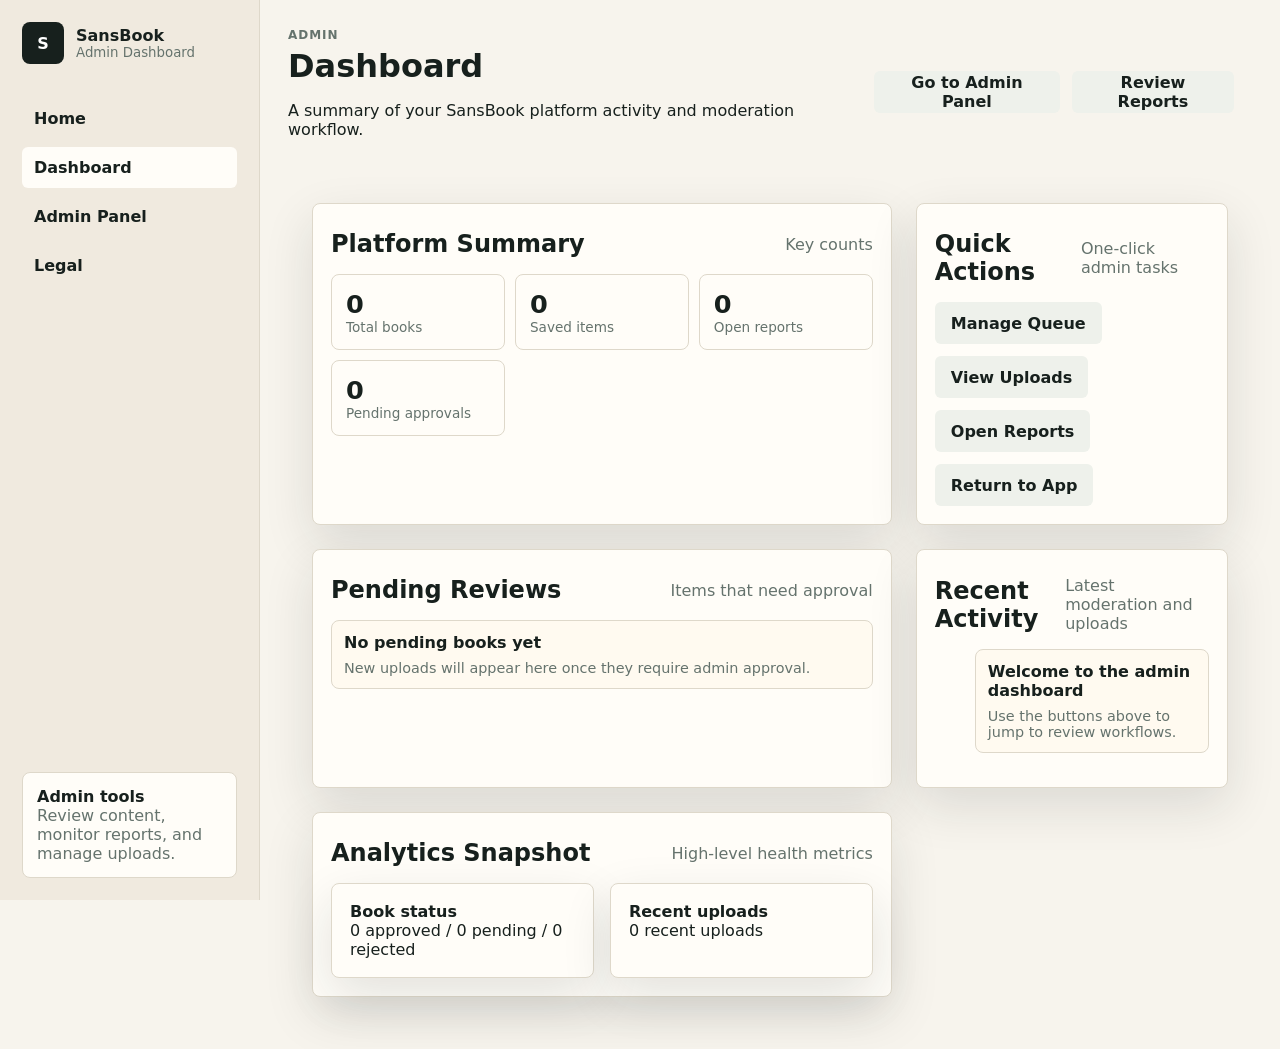
<file: sansbook/dashboard.html>
<!doctype html>
<html lang="en">
  <head>
    <meta charset="UTF-8" />
    <meta name="viewport" content="width=device-width, initial-scale=1.0" />
    <title>SansBook Admin Dashboard</title>
    <link rel="stylesheet" href="styles.css" />
  </head>
  <body>
    <div class="app-shell">
      <aside class="sidebar">
        <a class="brand" href="index.html" aria-label="SansBook home">
          <span class="brand-mark">S</span>
          <span>
            <strong>SansBook</strong>
            <small>Admin Dashboard</small>
          </span>
        </a>
        <nav class="nav">
          <a class="nav-link" href="index.html">Home</a>
          <a class="nav-link active" href="#">Dashboard</a>
          <a class="nav-link" href="index.html#admin">Admin Panel</a>
          <a class="nav-link" href="index.html#legal">Legal</a>
        </nav>
        <div class="sidebar-note">
          <strong>Admin tools</strong>
          <span>Review content, monitor reports, and manage uploads.</span>
        </div>
      </aside>
      <main class="main">
        <header class="topbar">
          <div>
            <p class="eyebrow">Admin</p>
            <h1>Dashboard</h1>
            <p class="page-description">A summary of your SansBook platform activity and moderation workflow.</p>
          </div>
          <div class="topbar-tools" style="gap: 0.75rem; display: flex; align-items: center;">
            <button class="secondary" type="button" onclick="location.href='index.html#admin'">Go to Admin Panel</button>
            <button class="secondary" type="button" onclick="location.href='index.html#legal'">Review Reports</button>
          </div>
        </header>
        <section class="admin-layout" style="padding: 1.5rem; gap: 1.5rem;">
          <div class="admin-panel">
            <div class="section-heading">
              <h2>Platform Summary</h2>
              <span>Key counts</span>
            </div>
            <div class="stats-grid dashboard-summary">
              <div>
                <strong id="totalBooksStat">0</strong>
                <span>Total books</span>
              </div>
              <div>
                <strong id="savedItemsStat">0</strong>
                <span>Saved items</span>
              </div>
              <div>
                <strong id="openReportsStat">0</strong>
                <span>Open reports</span>
              </div>
              <div>
                <strong id="pendingApprovalsStat">0</strong>
                <span>Pending approvals</span>
              </div>
            </div>
          </div>
          <div class="admin-panel">
            <div class="section-heading">
              <h2>Quick Actions</h2>
              <span>One-click admin tasks</span>
            </div>
            <div class="button-row" style="flex-wrap: wrap; gap: 0.75rem;">
              <button class="secondary" type="button" onclick="location.href='index.html#admin'">Manage Queue</button>
              <button class="secondary" type="button" onclick="location.href='index.html#author'">View Uploads</button>
              <button class="secondary" type="button" onclick="location.href='index.html#legal'">Open Reports</button>
              <button class="secondary" type="button" onclick="location.href='index.html'">Return to App</button>
            </div>
          </div>
          <div class="admin-panel">
            <div class="section-heading">
              <h2>Pending Reviews</h2>
              <span>Items that need approval</span>
            </div>
            <div id="pendingReviewList" class="stack-list"></div>
          </div>
          <div class="admin-panel">
            <div class="section-heading">
              <h2>Recent Activity</h2>
              <span>Latest moderation and uploads</span>
            </div>
            <ul id="recentActivityList" class="stack-list"></ul>
          </div>
          <div class="admin-panel">
            <div class="section-heading">
              <h2>Analytics Snapshot</h2>
              <span>High-level health metrics</span>
            </div>
            <div class="grid-chart" style="display: grid; gap: 1rem; grid-template-columns: repeat(auto-fit, minmax(220px, 1fr));">
              <div class="admin-panel">
                <strong>Book status</strong>
                <div class="chart-placeholder" id="bookStatusSummary">Approved / Pending / Rejected</div>
              </div>
              <div class="admin-panel">
                <strong>Recent uploads</strong>
                <div class="chart-placeholder" id="recentUploadsSummary">Upload history</div>
              </div>
            </div>
          </div>
        </section>
      </main>
    </div>

    <script>
      function safeParse(value, fallback) {
        try {
          return value ? JSON.parse(value) : fallback;
        } catch (error) {
          return fallback;
        }
      }

      function getCurrentUser() {
        return safeParse(localStorage.getItem('sansbook.localUser'), null);
      }

      function getLibraryIds() {
        const user = getCurrentUser();
        const userId = user?.id || 'guest';
        const value = localStorage.getItem(`sansbook.${userId}.library`);
        return safeParse(value, []);
      }

      function getBooks() {
        return safeParse(localStorage.getItem('sansbook.books'), []);
      }

      function getReports() {
        return safeParse(localStorage.getItem('sansbook.reports'), []);
      }

      function renderDashboard() {
        const books = getBooks();
        const reports = getReports();
        const libraryIds = getLibraryIds();
        const pendingBooks = books.filter((book) => book.status === 'pending');
        const approvedBooks = books.filter((book) => book.status === 'approved');
        const rejectedBooks = books.filter((book) => book.status === 'rejected');

        document.getElementById('totalBooksStat').textContent = books.length;
        document.getElementById('savedItemsStat').textContent = libraryIds.length;
        document.getElementById('openReportsStat').textContent = reports.length;
        document.getElementById('pendingApprovalsStat').textContent = pendingBooks.length;

        const pendingContainer = document.getElementById('pendingReviewList');
        if (!pendingBooks.length) {
          pendingContainer.innerHTML = '<div class="list-item"><strong>No pending books yet</strong><span>New uploads will appear here once they require admin approval.</span></div>';
        } else {
          pendingContainer.innerHTML = pendingBooks.slice(0, 6).map((book) => `
            <div class="list-item">
              <strong>${book.title || 'Untitled book'}</strong>
              <span>${book.author || 'Unknown author'} · ${book.category || 'General'}</span>
            </div>
          `).join('');
        }

        const recent = books.slice(0, 4);
        const activityList = document.getElementById('recentActivityList');
        activityList.innerHTML = recent.length
          ? recent.map((book) => `
              <li class="list-item">
                <strong>${book.title || 'Untitled book'}</strong>
                <span>${book.status || 'pending'} · ${book.author || 'Unknown author'}</span>
              </li>
            `).join('')
          : '<li class="list-item"><strong>Welcome to the admin dashboard</strong><span>Use the buttons above to jump to review workflows.</span></li>';

        document.getElementById('bookStatusSummary').textContent = `${approvedBooks.length} approved / ${pendingBooks.length} pending / ${rejectedBooks.length} rejected`;
        document.getElementById('recentUploadsSummary').textContent = `${recent.length} recent uploads`;
      }

      renderDashboard();
    </script>
  </body>
</html>
</file>
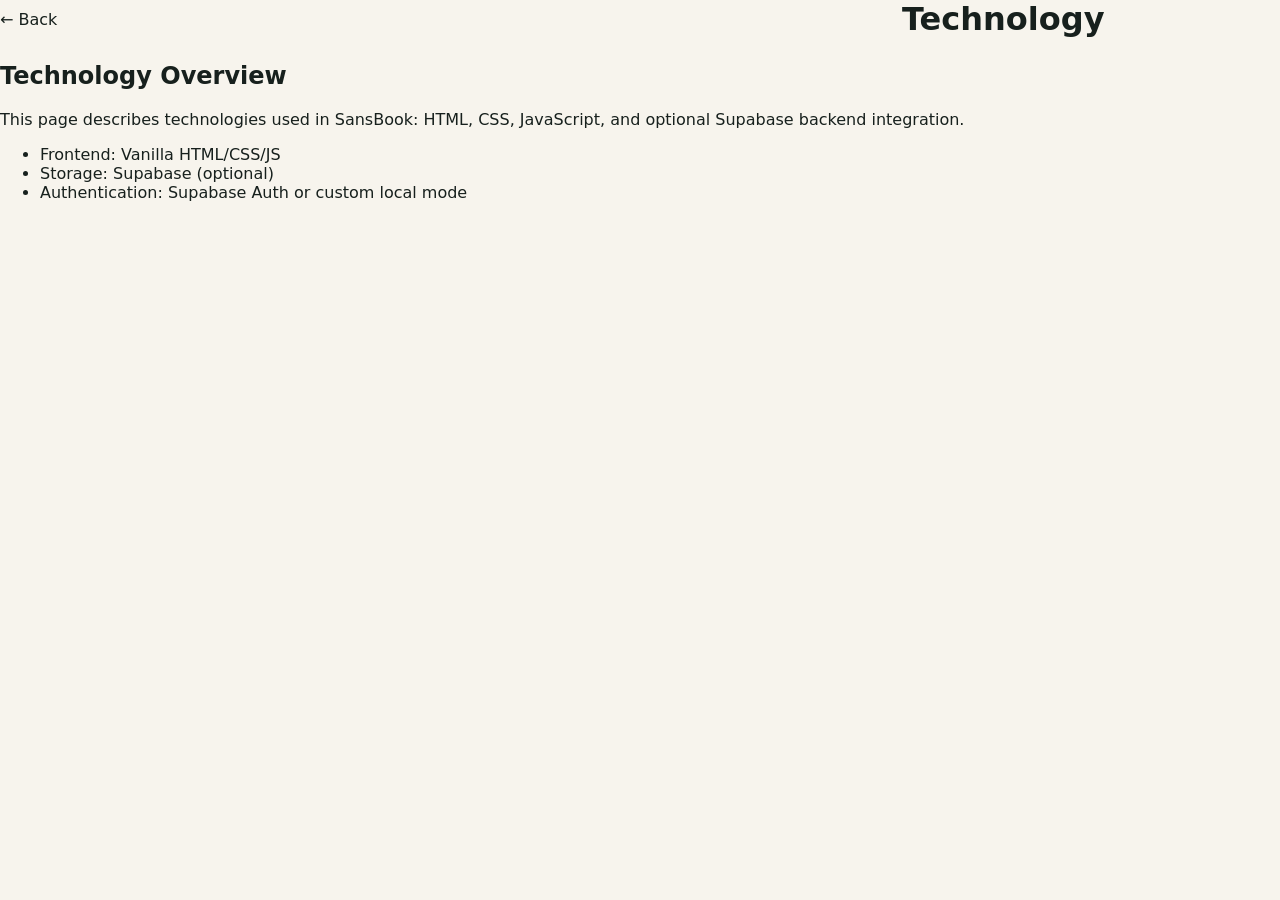
<file: sansbook/technology.html>
<!doctype html>
<html lang="en">
  <head>
    <meta charset="UTF-8" />
    <meta name="viewport" content="width=device-width, initial-scale=1.0" />
    <title>Technology - SansBook</title>
    <link rel="stylesheet" href="styles.css" />
  </head>
  <body>
    <header class="topbar">
      <a href="index.html" class="brand">← Back</a>
      <h1>Technology</h1>
    </header>
    <main class="main-content">
      <section>
        <h2>Technology Overview</h2>
        <p>This page describes technologies used in SansBook: HTML, CSS, JavaScript, and optional Supabase backend integration.</p>
        <ul>
          <li>Frontend: Vanilla HTML/CSS/JS</li>
          <li>Storage: Supabase (optional)</li>
          <li>Authentication: Supabase Auth or custom local mode</li>
        </ul>
      </section>
    </main>
  </body>
</html>
</file>
<file: sansbook/styles.css>
:root {
  color-scheme: light;
  --ink: #17201d;
  --muted: #65736d;
  --paper: #f7f4ed;
  --panel: #fffdf8;
  --line: #ded8ca;
  --accent: #1f7a5b;
  --accent-2: #b84d31;
  --gold: #d89d2b;
  --blue: #375f8c;
  --shadow: 0 18px 50px rgba(26, 35, 31, 0.12);
  --chip-bg: #eef1eb;
  --sidebar-bg: #f0eadf;
  --card-bg: #fffaf0;
  --highlight-bg: #fff4cf;
}

:root[data-theme="dark"] {
  color-scheme: dark;
  --ink: #e8ede9;
  --muted: #9aab9f;
  --paper: #121816;
  --panel: #1a221e;
  --line: #2d3832;
  --accent: #3cb88a;
  --accent-2: #e07a5a;
  --gold: #e8b44a;
  --blue: #5a8fd4;
  --shadow: 0 18px 50px rgba(0, 0, 0, 0.35);
  --chip-bg: #243029;
  --sidebar-bg: #161d1a;
  --card-bg: #1f2824;
  --highlight-bg: #3a3020;
}

* {
  box-sizing: border-box;
}

body {
  margin: 0;
  background: var(--paper);
  color: var(--ink);
  font-family: Inter, ui-sans-serif, system-ui, -apple-system, BlinkMacSystemFont, "Segoe UI", sans-serif;
}

button,
input,
select,
textarea {
  font: inherit;
}

button {
  min-height: 42px;
  border: 0;
  border-radius: 6px;
  background: var(--accent);
  color: white;
  cursor: pointer;
  font-weight: 700;
  padding: 0 16px;
}

button:hover {
  filter: brightness(0.96);
}

button.secondary {
  background: var(--chip-bg);
  color: var(--ink);
}

button.danger {
  width: 100%;
  background: #8f2d2d;
}

button.compact {
  width: auto;
}

button:disabled {
  cursor: not-allowed;
  opacity: 0.62;
}

.hidden {
  display: none !important;
}

input,
select,
textarea {
  width: 100%;
  border: 1px solid var(--line);
  border-radius: 6px;
  background: var(--panel);
  color: var(--ink);
  padding: 12px 13px;
  outline: none;
}

input:focus,
select:focus,
textarea:focus {
  border-color: var(--accent);
  box-shadow: 0 0 0 3px rgba(31, 122, 91, 0.14);
}

.app-shell {
  display: grid;
  grid-template-columns: 260px 1fr;
  min-height: 100vh;
}

.sidebar {
  position: sticky;
  top: 0;
  height: 100vh;
  border-right: 1px solid var(--line);
  background: var(--sidebar-bg);
  padding: 22px;
}

.brand {
  display: flex;
  gap: 12px;
  align-items: center;
  color: inherit;
  text-decoration: none;
}

.brand-mark {
  display: grid;
  width: 42px;
  height: 42px;
  place-items: center;
  border-radius: 8px;
  background: var(--ink);
  color: white;
  font-weight: 900;
}

.brand strong,
.brand small {
  display: block;
}

.brand small,
.sidebar-note span,
.eyebrow,
.section-heading span,
.reader-header span,
.form-note {
  color: var(--muted);
}

.nav {
  display: grid;
  gap: 8px;
  margin-top: 34px;
}

.nav-link {
  border-radius: 6px;
  color: var(--ink);
  font-weight: 700;
  padding: 11px 12px;
  text-decoration: none;
}

.nav-link.active,
.nav-link:hover {
  background: var(--panel);
}

.sidebar-note {
  position: absolute;
  right: 22px;
  bottom: 22px;
  left: 22px;
  border: 1px solid var(--line);
  border-radius: 8px;
  background: var(--panel);
  padding: 14px;
}

.sidebar-note strong,
.sidebar-note span {
  display: block;
}

.main {
  padding: 28px;
}

.topbar {
  display: grid;
  grid-template-columns: minmax(0, 1fr) minmax(220px, 360px) auto;
  gap: 18px;
  align-items: center;
  margin-bottom: 24px;
}

.topbar-tools {
  display: grid;
  grid-template-columns: minmax(0, 1fr) 150px;
  gap: 8px;
  align-items: center;
}

.search-box {
  display: block;
}

.topbar-filter {
  min-width: 0;
}

.search-hint {
  margin: 0 0 14px;
  color: var(--muted);
  font-size: 0.9rem;
}

.sr-only {
  position: absolute;
  width: 1px;
  height: 1px;
  padding: 0;
  margin: -1px;
  overflow: hidden;
  clip: rect(0, 0, 0, 0);
  white-space: nowrap;
  border: 0;
}

.reader-search {
  display: grid;
  gap: 8px;
  margin-bottom: 14px;
  padding-bottom: 14px;
  border-bottom: 1px solid var(--line);
}

.reader-search label {
  display: grid;
  gap: 6px;
  color: var(--muted);
  font-size: 0.82rem;
  font-weight: 800;
  text-transform: uppercase;
  letter-spacing: 0.04em;
}

.reader-search-nav {
  display: flex;
  flex-wrap: wrap;
  gap: 6px;
  align-items: center;
}

.reader-search-nav span {
  flex: 1 1 100%;
  color: var(--muted);
  font-size: 0.82rem;
  font-weight: 700;
}

.search-hit {
  background: rgba(216, 157, 43, 0.35);
  color: inherit;
  border-radius: 3px;
  padding: 0 2px;
}

.search-hit.active-hit {
  background: rgba(31, 122, 91, 0.45);
  outline: 2px solid var(--accent);
}

.search-chapter {
  border-left: 3px solid var(--gold);
}

:root[data-theme="dark"] .search-hit {
  background: rgba(232, 180, 74, 0.28);
}

:root[data-theme="dark"] .search-hit.active-hit {
  background: rgba(60, 184, 138, 0.35);
}

.topbar h1,
.hero h2,
.section-heading h2,
.reader-header h2 {
  margin: 0;
  letter-spacing: 0;
}

.eyebrow {
  margin: 0 0 5px;
  font-size: 0.75rem;
  font-weight: 800;
  letter-spacing: 0.08em;
  text-transform: uppercase;
}

.account-box {
  display: grid;
  grid-template-columns: auto minmax(150px, 220px) auto auto;
  gap: 8px;
  align-items: center;
}

#accountLabel {
  color: var(--muted);
  font-size: 0.9rem;
  font-weight: 700;
}

.view {
  display: none;
}

.view.active {
  display: block;
}

.hero {
  display: grid;
  grid-template-columns: minmax(0, 1fr) 380px;
  gap: 28px;
  min-height: 320px;
  overflow: hidden;
  border-radius: 8px;
  background:
    linear-gradient(135deg, rgba(23, 32, 29, 0.84), rgba(31, 122, 91, 0.72)),
    url("data:image/svg+xml,%3Csvg xmlns='http://www.w3.org/2000/svg' width='1200' height='600' viewBox='0 0 1200 600'%3E%3Crect width='1200' height='600' fill='%23d8c29b'/%3E%3Cg opacity='.28'%3E%3Crect x='80' y='90' width='180' height='310' rx='8' fill='%23fff8e7'/%3E%3Crect x='300' y='120' width='180' height='310' rx='8' fill='%23375f8c'/%3E%3Crect x='520' y='70' width='180' height='330' rx='8' fill='%23b84d31'/%3E%3Crect x='740' y='140' width='180' height='290' rx='8' fill='%231f7a5b'/%3E%3Crect x='960' y='100' width='160' height='320' rx='8' fill='%23fffdf8'/%3E%3C/g%3E%3C/svg%3E");
  background-size: cover;
  color: white;
  padding: 34px;
}

.hero-copy {
  align-self: center;
  max-width: 640px;
}

.hero h2 {
  max-width: 580px;
  font-size: clamp(2.2rem, 5vw, 4.8rem);
  line-height: 0.95;
}

.hero p:not(.eyebrow) {
  max-width: 560px;
  color: rgba(255, 255, 255, 0.88);
  font-size: 1.05rem;
  line-height: 1.7;
}

.hero-actions {
  display: flex;
  flex-wrap: wrap;
  gap: 10px;
}

.hero .secondary {
  background: rgba(255, 255, 255, 0.88);
}

.hero-art {
  position: relative;
  min-height: 260px;
}

.book-stack,
.reading-card {
  position: absolute;
  border-radius: 8px;
  box-shadow: 0 20px 45px rgba(0, 0, 0, 0.22);
}

.book-stack {
  width: 130px;
  height: 210px;
}

.book-stack.one {
  right: 190px;
  bottom: 20px;
  background: var(--gold);
  transform: rotate(-8deg);
}

.book-stack.two {
  right: 95px;
  bottom: 44px;
  background: var(--accent-2);
  transform: rotate(5deg);
}

.book-stack.three {
  right: 18px;
  bottom: 18px;
  background: var(--blue);
  transform: rotate(12deg);
}

.reading-card {
  right: 70px;
  top: 28px;
  width: 220px;
  background: rgba(255, 253, 248, 0.94);
  color: var(--ink);
  padding: 18px;
}

.reading-card span,
.reading-card strong,
.reading-card small {
  display: block;
}

.reading-card strong {
  margin: 22px 0 5px;
  font-size: 1.5rem;
}

.toolbar,
.section-heading {
  display: flex;
  gap: 12px;
  align-items: center;
  justify-content: space-between;
}

.toolbar {
  grid-template-columns: 1fr 220px;
  margin: 24px 0;
}

.continue-section {
  margin-bottom: 8px;
}

.continue-grid {
  display: grid;
  grid-template-columns: repeat(auto-fill, minmax(280px, 1fr));
  gap: 12px;
}

.continue-card {
  display: grid;
  gap: 10px;
  border: 1px solid var(--line);
  border-radius: 8px;
  background: var(--panel);
  padding: 14px;
  box-shadow: 0 8px 24px rgba(26, 35, 31, 0.05);
}

.continue-card strong,
.continue-card span {
  display: block;
}

.continue-card span {
  color: var(--muted);
  font-size: 0.88rem;
  margin-top: 4px;
}

.continue-progress {
  display: grid;
  grid-template-columns: 1fr auto;
  gap: 10px;
  align-items: center;
}

.continue-progress span {
  color: var(--accent);
  font-size: 0.82rem;
  font-weight: 800;
  margin: 0;
}

.progress-track {
  overflow: hidden;
  height: 8px;
  border-radius: 999px;
  background: var(--chip-bg);
}

.progress-fill {
  height: 100%;
  border-radius: inherit;
  background: linear-gradient(90deg, var(--accent), var(--gold));
  transition: width 180ms ease;
}

.reader-header .progress-track {
  width: min(320px, 100%);
  margin-top: 10px;
}

.toolbar input {
  flex: 1;
}

.toolbar select {
  max-width: 230px;
}

.section-heading {
  margin: 8px 0 16px;
}

.book-grid {
  display: grid;
  grid-template-columns: 1fr;
  gap: 18px;
}

.book-card {
  display: grid;
  grid-template-columns: 1fr;
  gap: 18px;
  border: 1px solid rgba(255, 255, 255, 0.08);
  border-radius: 14px;
  background: linear-gradient(180deg, rgba(255,255,255,0.96), rgba(255,255,255,0.9));
  padding: 18px;
  box-shadow: 0 20px 60px rgba(15, 23, 33, 0.08);
  transition: transform 180ms ease, box-shadow 180ms ease, border-color 180ms ease;
}

.book-card:hover {
  transform: translateY(-2px);
  border-color: rgba(31, 122, 91, 0.25);
  box-shadow: 0 24px 80px rgba(15, 23, 33, 0.12);
}

.cover {
  display: flex;
  flex-direction: column;
  justify-content: flex-end;
  min-height: 170px;
  border-radius: 12px;
  background: linear-gradient(155deg, var(--cover-a, #1f7a5b), var(--cover-b, #d89d2b));
  color: white;
  padding: 18px;
}

.cover-category {
  font-size: 0.7rem;
  font-weight: 800;
  text-transform: uppercase;
}

.cover-title {
  line-height: 1.05;
}

.book-info {
  min-width: 0;
  display: grid;
  gap: 12px;
}

.book-category {
  color: var(--accent-2);
  font-size: 0.78rem;
  font-weight: 800;
  letter-spacing: 0.08em;
  text-transform: uppercase;
}

.book-info h3 {
  margin: 0;
  font-size: 1.3rem;
  line-height: 1.25;
}

.book-author,
.book-description {
  color: var(--muted);
  font-size: 0.96rem;
}

.book-description {
  display: -webkit-box;
  overflow: hidden;
  min-height: 76px;
  -webkit-line-clamp: 4;
  -webkit-box-orient: vertical;
}

.book-actions {
  display: grid;
  grid-template-columns: repeat(3, minmax(0, 1fr));
  gap: 10px;
  margin-top: 10px;
}

.book-actions button {
  min-width: 0;
}

.book-card {
  position: relative;
}

.book-card::before {
  content: "";
  position: absolute;
  top: 0;
  left: 0;
  right: 0;
  height: 4px;
  border-top-left-radius: 14px;
  border-top-right-radius: 14px;
  background: linear-gradient(90deg, rgba(31, 122, 91, 0.95), rgba(56, 117, 232, 0.85));
}

.cover {
  border-top-left-radius: 0;
  border-top-right-radius: 0;
}

.status-line {
  color: var(--muted);
  font-size: 0.78rem;
  font-weight: 700;
}

.reading-section,
.reader-shell,
.admin-panel,
.empty-state {
  border: 1px solid var(--line);
  border-radius: 8px;
  background: var(--panel);
  box-shadow: var(--shadow);
}

.reading-section {
  margin-bottom: 22px;
  padding: 18px;
}

.pdf-reading-panel {
  display: grid;
  grid-template-columns: minmax(220px, 280px) minmax(0, 1fr);
  gap: 18px;
  align-items: stretch;
}

.pdf-reading-copy {
  display: grid;
  align-content: start;
  gap: 8px;
  padding: 14px;
  border: 1px solid var(--line);
  border-radius: 8px;
  background: var(--card-bg);
}

.pdf-reading-copy h3 {
  margin: 0;
}

.pdf-reader-frame {
  border: 1px solid var(--line);
  border-radius: 8px;
  min-height: 420px;
  overflow: hidden;
  background: #f0f0f0;
}

.pdf-reader-frame iframe {
  width: 100%;
  height: 100%;
  min-height: 420px;
  border: 0;
  background: white;
}

.reader-header {
  display: flex;
  justify-content: space-between;
  gap: 16px;
  align-items: center;
  border-bottom: 1px solid var(--line);
  padding: 18px;
}

.reader-controls {
  display: flex;
  flex-wrap: wrap;
  gap: 8px;
}

.reader-pane {
  min-height: 540px;
  padding: 28px;
  font-size: var(--reader-size, 18px);
  line-height: 1.8;
}

.reader-layout {
  display: grid;
  grid-template-columns: 260px minmax(0, 1fr);
}

.reader-side {
  border-right: 1px solid var(--line);
  padding: 18px;
}

.reader-side h3 {
  margin: 12px 0 8px;
  font-size: 0.92rem;
}

.list {
  display: grid;
  gap: 8px;
}

.list button {
  width: 100%;
  min-height: 36px;
  text-align: left;
}

.active-chip {
  outline: 2px solid rgba(31, 122, 91, 0.28);
}

.reader-pane iframe,
.reader-pane object {
  width: 100%;
  height: 70vh;
  border: 0;
  border-radius: 6px;
  background: var(--panel);
}

.book-text {
  max-width: 780px;
  margin: 0 auto;
  white-space: pre-line;
}

.empty-state {
  display: grid;
  place-items: center;
  min-height: 220px;
  padding: 28px;
  text-align: center;
}

.empty-state h3 {
  margin: 0;
}

.empty-state p {
  color: var(--muted);
}

.admin-layout {
  display: grid;
  grid-template-columns: minmax(0, 1.3fr) minmax(260px, 0.7fr);
  gap: 18px;
}

.admin-panel {
  padding: 18px;
}

..admin-panel label {
  display: grid;
  gap: 7px;
  margin-bottom: 13px;
  color: var(--muted);
  font-weight: 700;
}

.admin-panel label textarea {
  width: 100%;
  min-height: 140px;
  resize: vertical;
  padding: 12px;
  border-radius: 10px;
  border: 1px solid var(--line);
  background: var(--surface);
  color: var(--ink);
}

.ai-panel {
  grid-column: 1 / -1;
}

.ai-response {
  margin-top: 22px;
  padding: 22px;
  border: 1px solid rgba(102, 112, 133, 0.16);
  border-radius: 14px;
  background: var(--surface);
}

.ai-response strong {
  display: block;
  margin-bottom: 10px;
  font-size: 0.95rem;
}

.ai-response p {
  margin: 0;
  line-height: 1.8;
  white-space: pre-wrap;
}

.check-row {
  grid-template-columns: auto 1fr;
  align-items: start;
}

.check-row input {
  width: auto;
  margin-top: 4px;
}

.button-row {
  display: flex;
  flex-wrap: wrap;
  gap: 8px;
}

.stack-list {
  display: grid;
  gap: 10px;
}

.list-item,
.mini-item,
.empty-inline {
  border: 1px solid var(--line);
  border-radius: 8px;
  background: var(--card-bg);
  padding: 12px;
}

.list-item {
  display: grid;
  gap: 8px;
}

.list-item strong,
.list-item span {
  display: block;
}

.list-item span,
.mini-item {
  color: var(--muted);
  font-size: 0.9rem;
}

.mini-item.highlight {
  border-color: rgba(216, 157, 43, 0.5);
  background: var(--highlight-bg);
  color: var(--ink);
}

.summary-panel {
  margin-top: 18px;
  display: grid;
  gap: 10px;
}

.summary-heading {
  display: flex;
  justify-content: space-between;
  align-items: center;
  gap: 10px;
}

.summary-box {
  min-height: 140px;
  border: 1px solid var(--line);
  border-radius: 8px;
  background: var(--card-bg);
  padding: 14px;
  color: var(--text);
  overflow: auto;
  white-space: pre-wrap;
}

.summary-box p {
  margin: 0 0 0.8rem;
  color: var(--muted);
}

.mini-form {
  display: grid;
  gap: 8px;
  margin-bottom: 10px;
}

.rules {
  margin: 0 0 20px;
  padding-left: 20px;
  color: var(--muted);
  line-height: 1.7;
}

.modal {
  width: min(460px, calc(100vw - 28px));
  border: 1px solid var(--line);
  border-radius: 8px;
  background: var(--panel);
  box-shadow: var(--shadow);
  padding: 18px;
}

.modal::backdrop {
  background: rgba(23, 32, 29, 0.38);
}

.modal form {
  display: grid;
  gap: 12px;
}

.modal label {
  display: grid;
  gap: 7px;
  color: var(--muted);
  font-weight: 700;
}

.icon-btn {
  width: 42px;
  min-width: 42px;
  padding: 0;
}

.toast {
  position: fixed;
  right: 20px;
  bottom: 20px;
  z-index: 10;
  max-width: min(360px, calc(100vw - 40px));
  border-radius: 8px;
  background: var(--ink);
  color: white;
  opacity: 0;
  pointer-events: none;
  transform: translateY(10px);
  transition: opacity 160ms ease, transform 160ms ease;
  padding: 12px 14px;
}

.toast.show {
  opacity: 1;
  transform: translateY(0);
}

.admin-panel button[type="submit"] {
  width: 100%;
}

.form-note {
  margin-bottom: 0;
  font-size: 0.9rem;
  line-height: 1.5;
}

.stats-grid {
  display: grid;
  grid-template-columns: repeat(3, 1fr);
  gap: 10px;
  margin-bottom: 16px;
}

.stats-grid div {
  border: 1px solid var(--line);
  border-radius: 8px;
  padding: 14px;
}

.stats-grid strong,
.stats-grid span {
  display: block;
}

.stats-grid strong {
  font-size: 1.6rem;
}

.stats-grid span {
  color: var(--muted);
  font-size: 0.85rem;
}

@media (max-width: 900px) {
  .app-shell {
    grid-template-columns: 1fr;
  }

  .sidebar {
    position: static;
    height: auto;
    display: grid;
    gap: 16px;
  }

  .nav {
    grid-template-columns: repeat(4, 1fr);
    margin-top: 0;
  }

  .sidebar-note {
    position: static;
  }

  .topbar,
  .reader-header,
  .reader-layout,
  .admin-layout,
  .hero {
    grid-template-columns: 1fr;
  }

  .topbar-tools {
    grid-template-columns: 1fr;
  }

  .reader-side {
    border-right: 0;
    border-bottom: 1px solid var(--line);
  }

  .hero-art {
    min-height: 210px;
  }
}

@media (max-width: 620px) {
  .main,
  .hero {
    padding: 18px;
  }

  .topbar,
  .toolbar,
  .section-heading {
    align-items: stretch;
    flex-direction: column;
  }

  .account-box,
  .book-card,
  .stats-grid {
    grid-template-columns: 1fr;
  }

  .account-box {
    grid-template-columns: auto 1fr;
  }

  #accountLabel {
    grid-column: 1 / -1;
  }

  .toolbar select {
    max-width: none;
  }

  .nav {
    grid-template-columns: repeat(2, 1fr);
  }

  .cover {
    min-height: 160px;
  }
}
</file>
